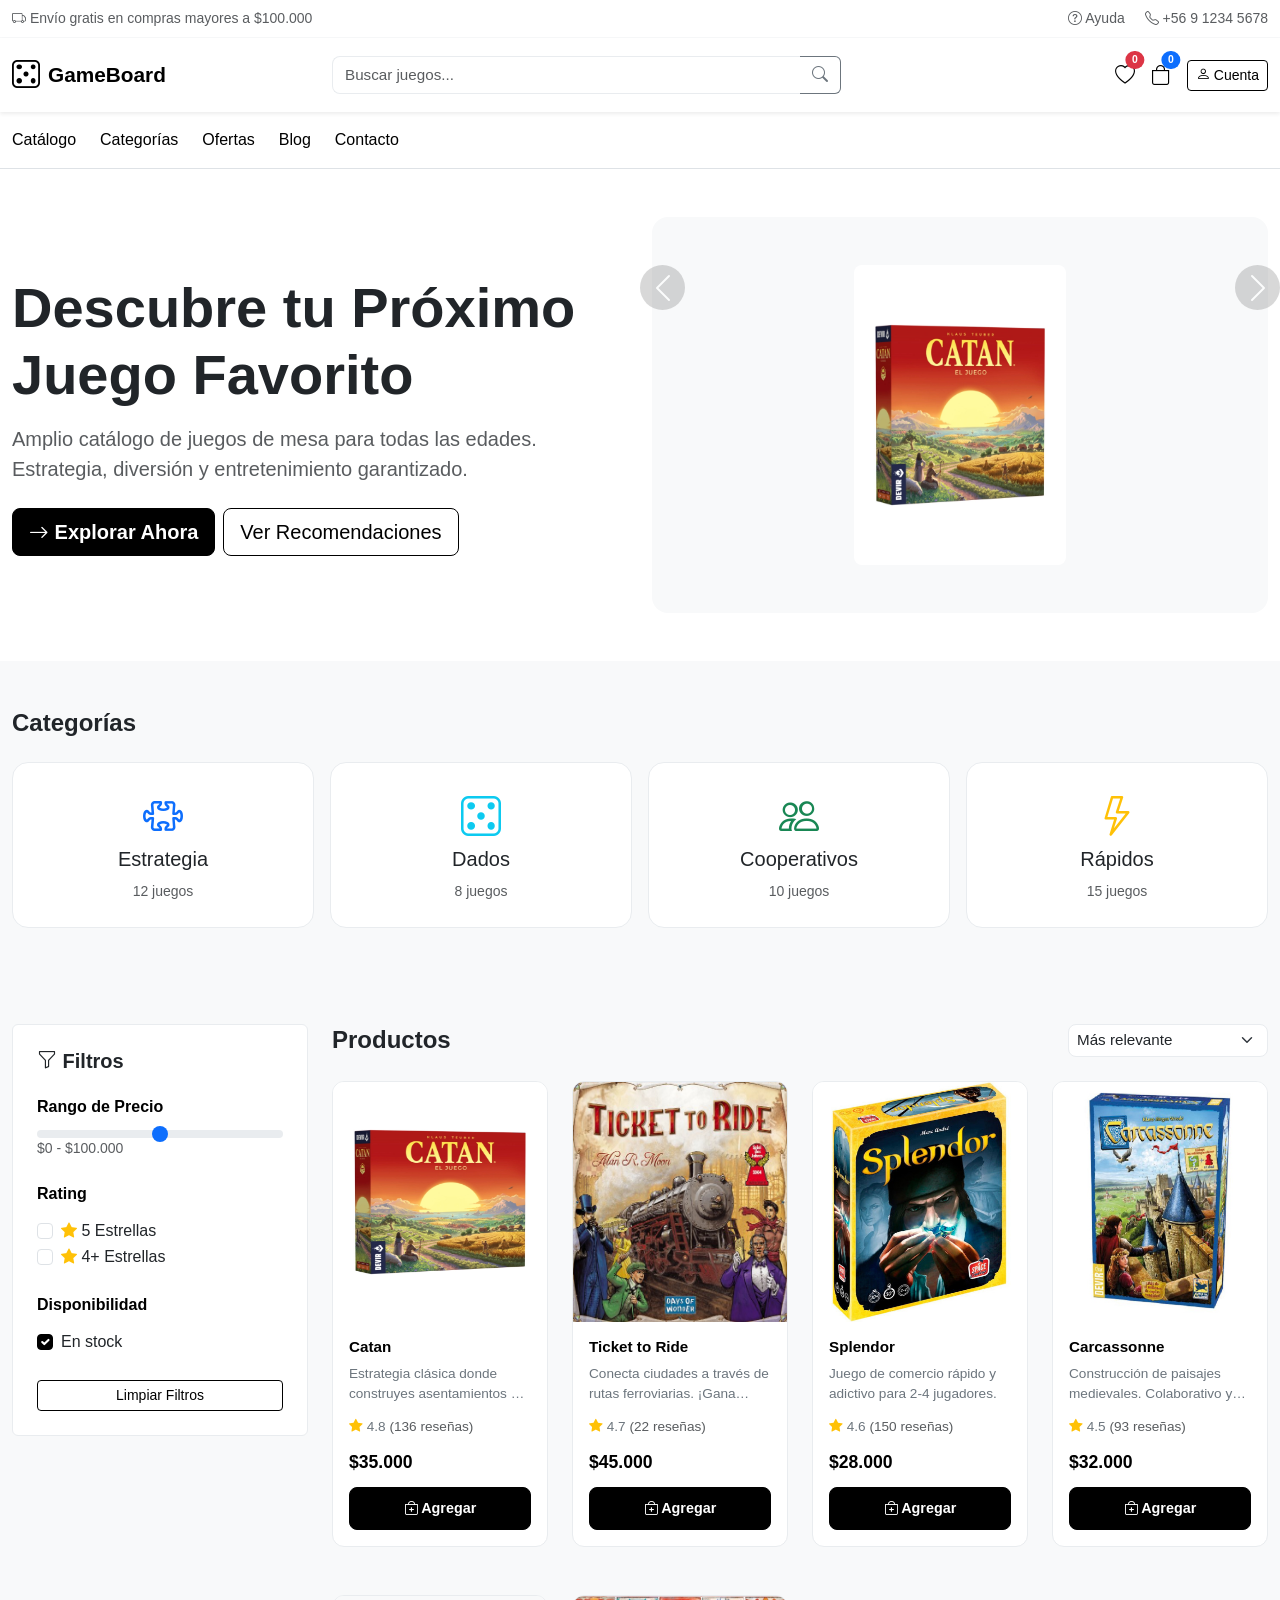
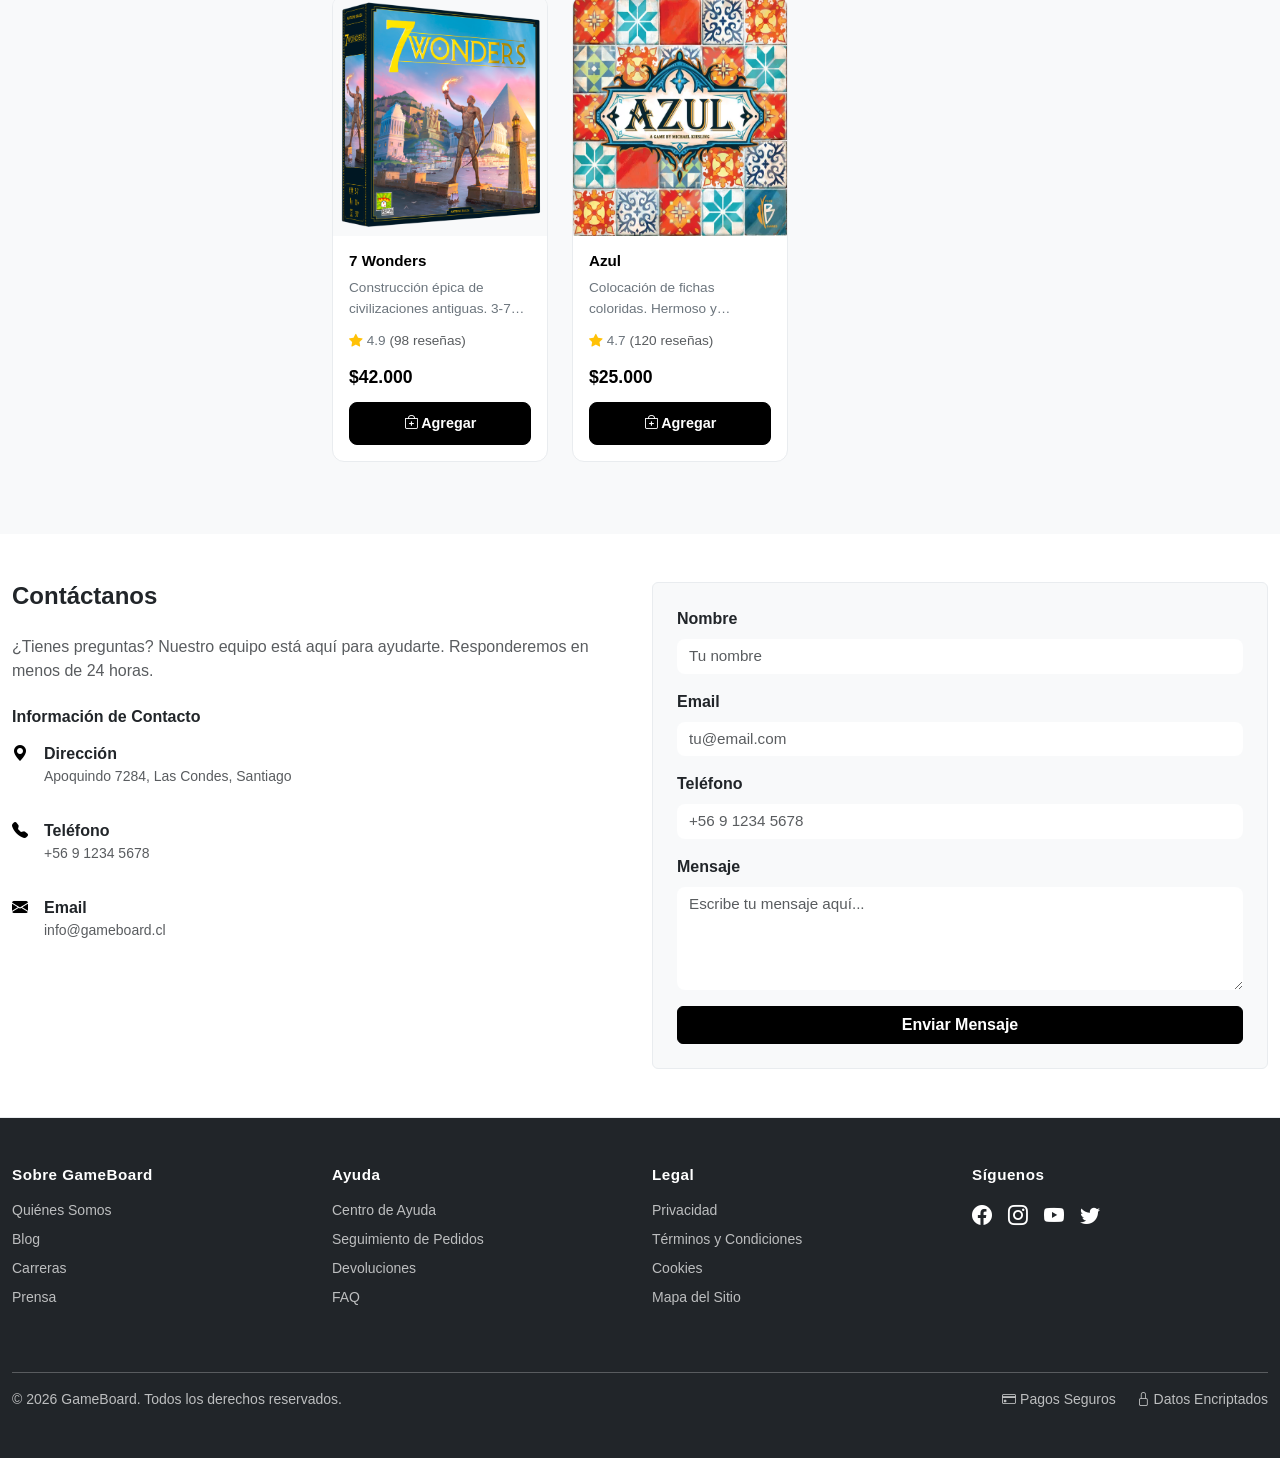
<file: index.html>
<!doctype html>
<html lang="es">

<head>
<meta charset="utf-8">
<meta name="viewport" content="width=device-width, initial-scale=1">
<title>GameBoard - Tienda de Juegos de Mesa</title>
<link href="https://cdn.jsdelivr.net/npm/bootstrap@5.3.8/dist/css/bootstrap.min.css" rel="stylesheet"
    integrity="sha384-sRIl4kxILFvY47J16cr9ZwB07vP4J8+LH7qKQnuqkuIAvNWLzeN8tE5YBujZqJLB" crossorigin="anonymous">
<link href="https://cdn.jsdelivr.net/npm/bootstrap-icons@1.10.5/font/bootstrap-icons.css" rel="stylesheet">
<link rel="stylesheet" href="css/styles.css">
</head>

<body class="bg-light">
<!-- Topbar -->
<div class="bg-white border-bottom border-light">
    <div class="container-xxl">
        <div class="row align-items-center py-2 small text-muted">
            <div class="col-md-6 text-center text-md-start">
                <i class="bi bi-truck"></i> Envío gratis en compras mayores a $100.000
            </div>
            <div class="col-md-6 text-center text-md-end">
                <a href="#" class="text-muted text-decoration-none me-3"><i class="bi bi-question-circle"></i> Ayuda</a>
                <a href="#" class="text-muted text-decoration-none"><i class="bi bi-telephone"></i> +56 9 1234 5678</a>
            </div>
        </div>
    </div>
</div>

<!-- Header -->
<header class="bg-white sticky-top shadow-sm">
    <div class="container-xxl py-3">
        <div class="row align-items-center">
            <div class="col-md-3">
                <a href="#" class="navbar-brand d-flex align-items-center gap-2 text-dark mb-0">
                    <i class="bi bi-dice-5 fs-3"></i>
                    <span class="fw-bold">GameBoard</span>
                </a>
            </div>
            <div class="col-md-5">
                <div class="input-group">
                    <input type="text" class="form-control" placeholder="Buscar juegos..." aria-label="Buscar">
                    <button class="btn btn-outline-secondary" type="button"><i class="bi bi-search"></i></button>
                </div>
            </div>
            <div class="col-md-4 d-flex justify-content-end gap-3 align-items-center">
                <a href="#" class="text-dark text-decoration-none position-relative">
                    <i class="bi bi-heart fs-5"></i>
                    <span class="position-absolute top-0 start-100 translate-middle badge rounded-pill bg-danger">0</span>
                </a>
                <a href="#" class="text-dark text-decoration-none position-relative" data-bs-toggle="modal" data-bs-target="#carritoModal" style="cursor: pointer;">
                    <i class="bi bi-bag fs-5"></i>
                    <span class="position-absolute top-0 start-100 translate-middle badge rounded-pill bg-primary" id="badge-carrito">0</span>
                </a>
                <button class="btn btn-outline-dark btn-sm"><i class="bi bi-person"></i> Cuenta</button>
            </div>
        </div>
    </div>
</header>

<!-- Navigation Menu -->
<nav class="bg-white border-bottom">
    <div class="container-xxl">
        <div class="d-flex gap-4">
            <a href="#catalogo" class="nav-link text-dark fw-500 py-3">Catálogo</a>
            <a href="#categorias" class="nav-link text-dark fw-500 py-3">Categorías</a>
            <a href="#ofertas" class="nav-link text-dark fw-500 py-3">Ofertas</a>
            <a href="#blog" class="nav-link text-dark fw-500 py-3">Blog</a>
            <a href="#contacto" class="nav-link text-dark fw-500 py-3">Contacto</a>
        </div>
    </div>
</nav>

<main>
    <!-- Hero Banner -->
    <section class="bg-white">
        <div class="container-xxl">
            <div class="row align-items-center py-5">
                <div class="col-lg-6 mb-4 mb-lg-0">
                    <h1 class="display-4 fw-bold mb-3">Descubre tu Próximo Juego Favorito</h1>
                    <p class="lead text-muted mb-4">Amplio catálogo de juegos de mesa para todas las edades. Estrategia, diversión y entretenimiento garantizado.</p>
                    <div class="d-flex gap-2">
                        <a href="#catalogo" class="btn btn-dark btn-lg"><i class="bi bi-arrow-right"></i> Explorar Ahora</a>
                        <a href="#blog" class="btn btn-outline-dark btn-lg">Ver Recomendaciones</a>
                    </div>
                </div>
                <div class="col-lg-6">
                    <div class="bg-light rounded-4 p-5 text-center">
                        <div id="productCarousel" class="carousel slide" data-bs-ride="carousel">
                            <div class="carousel-inner">
                                <div class="carousel-item active">
                                    <img src="imagenes/catan.webp" alt="Catan" class="img-fluid rounded-3" style="max-height: 300px; width: auto; object-fit: contain;">
                                </div>
                                <div class="carousel-item">
                                    <img src="imagenes/azul.webp" alt="Azul" class="img-fluid rounded-3" style="max-height: 300px; width: auto; object-fit: contain;">
                                </div>
                                <div class="carousel-item">
                                    <img src="imagenes/splendor.jpg" alt="Splendor" class="img-fluid rounded-3" style="max-height: 300px; width: auto; object-fit: contain;">
                                </div>
                                <div class="carousel-item">
                                    <img src="imagenes/tickettoride.jpg" alt="Ticket to Ride" class="img-fluid rounded-3" style="max-height: 300px; width: auto; object-fit: contain;">
                                </div>
                            </div>
                            <button class="carousel-control-prev" type="button" data-bs-target="#productCarousel" data-bs-slide="prev" style="background: rgba(0,0,0,0.3); border-radius: 50%; width: 45px; height: 45px; left: -60px;">
                                <span class="carousel-control-prev-icon" aria-hidden="true"></span>
                                <span class="visually-hidden">Anterior</span>
                            </button>
                            <button class="carousel-control-next" type="button" data-bs-target="#productCarousel" data-bs-slide="next" style="background: rgba(0,0,0,0.3); border-radius: 50%; width: 45px; height: 45px; right: -60px;">
                                <span class="carousel-control-next-icon" aria-hidden="true"></span>
                                <span class="visually-hidden">Siguiente</span>
                            </button>
                        </div>
                    </div>
                </div>
            </div>
        </div>
    </section>

    <!-- Categorías -->
    <section id="categorias" class="py-5 bg-light">
        <div class="container-xxl">
            <h2 class="h4 fw-bold mb-4">Categorías</h2>
            <div class="row g-3">
                <div class="col-6 col-md-3">
                    <div class="card border-0 h-100 category-card">
                        <div class="card-body text-center p-4">
                            <i class="bi bi-puzzle fs-1 text-primary mb-2"></i>
                            <h5 class="card-title">Estrategia</h5>
                            <small class="text-muted">12 juegos</small>
                        </div>
                    </div>
                </div>
                <div class="col-6 col-md-3">
                    <div class="card border-0 h-100 category-card">
                        <div class="card-body text-center p-4">
                            <i class="bi bi-dice-5 fs-1 text-info mb-2"></i>
                            <h5 class="card-title">Dados</h5>
                            <small class="text-muted">8 juegos</small>
                        </div>
                    </div>
                </div>
                <div class="col-6 col-md-3">
                    <div class="card border-0 h-100 category-card">
                        <div class="card-body text-center p-4">
                            <i class="bi bi-people fs-1 text-success mb-2"></i>
                            <h5 class="card-title">Cooperativos</h5>
                            <small class="text-muted">10 juegos</small>
                        </div>
                    </div>
                </div>
                <div class="col-6 col-md-3">
                    <div class="card border-0 h-100 category-card">
                        <div class="card-body text-center p-4">
                            <i class="bi bi-lightning fs-1 text-warning mb-2"></i>
                            <h5 class="card-title">Rápidos</h5>
                            <small class="text-muted">15 juegos</small>
                        </div>
                    </div>
                </div>
            </div>
        </div>
    </section>

    <!-- Productos y Carrito -->
    <section id="catalogo" class="py-5">
        <div class="container-xxl">
            <div class="row">
                <!-- Sidebar Filtros -->
                <div class="col-lg-3 mb-4 mb-lg-0">
                    <div class="card border-0 bg-white p-4">
                        <h5 class="fw-bold mb-4"><i class="bi bi-funnel"></i> Filtros</h5>
                        
                        <div class="mb-4">
                            <h6 class="fw-bold text-dark mb-3">Rango de Precio</h6>
                            <div class="d-flex gap-2">
                                <input type="range" class="form-range" min="0" max="100000" value="50000">
                            </div>
                            <small class="text-muted">$0 - $100.000</small>
                        </div>

                        <div class="mb-4">
                            <h6 class="fw-bold text-dark mb-3">Rating</h6>
                            <div class="form-check">
                                <input class="form-check-input" type="checkbox" id="rating5">
                                <label class="form-check-label" for="rating5">
                                    <i class="bi bi-star-fill text-warning"></i> 5 Estrellas
                                </label>
                            </div>
                            <div class="form-check">
                                <input class="form-check-input" type="checkbox" id="rating4">
                                <label class="form-check-label" for="rating4">
                                    <i class="bi bi-star-fill text-warning"></i> 4+ Estrellas
                                </label>
                            </div>
                        </div>

                        <div class="mb-4">
                            <h6 class="fw-bold text-dark mb-3">Disponibilidad</h6>
                            <div class="form-check">
                                <input class="form-check-input" type="checkbox" id="disponible" checked>
                                <label class="form-check-label" for="disponible">
                                    En stock
                                </label>
                            </div>
                        </div>

                        <button class="btn btn-outline-dark w-100 btn-sm">Limpiar Filtros</button>
                    </div>
                </div>

                <!-- Grid de Productos -->
                <div class="col-lg-9">
                    <div class="d-flex justify-content-between align-items-center mb-4">
                        <h3 class="h4 fw-bold mb-0">Productos</h3>
                        <select class="form-select form-select-sm" style="max-width: 200px;">
                            <option selected>Más relevante</option>
                            <option>Precio: Menor a Mayor</option>
                            <option>Precio: Mayor a Menor</option>
                            <option>Más valorados</option>
                            <option>Más vendidos</option>
                        </select>
                    </div>
                    
                    <div class="row g-4" id="contenedor-productos">
                        <!-- Productos se cargarán aquí -->
                    </div>
                </div>
            </div>
        </div>
    </section>

    <!-- Modal Carrito -->
    <div class="modal fade" id="carritoModal" tabindex="-1" aria-labelledby="carritoModalLabel" aria-hidden="true">
        <div class="modal-dialog modal-lg modal-dialog-scrollable">
            <div class="modal-content border-0">
                <div class="modal-header bg-light border-bottom">
                    <h5 class="modal-title fw-bold" id="carritoModalLabel">
                        <i class="bi bi-bag"></i> Carrito de Compras
                    </h5>
                    <button type="button" class="btn-close" data-bs-dismiss="modal" aria-label="Close"></button>
                </div>
                <div class="modal-body">
                    <div id="contenedor-carrito">
                        <div class="text-center py-5">
                            <i class="bi bi-bag-check fs-1 text-muted mb-3"></i>
                            <p class="text-muted">Tu carrito está vacío</p>
                            <button type="button" class="btn btn-primary btn-sm" data-bs-dismiss="modal">Continuar Comprando</button>
                        </div>
                    </div>
                </div>
                <div class="modal-footer bg-light border-top" id="resumen-carrito" style="display: none;">
                    <div class="w-100">
                        <div class="d-flex justify-content-between mb-2 pb-2 border-bottom">
                            <span>Subtotal</span>
                            <span id="subtotal">$0</span>
                        </div>
                        <div class="d-flex justify-content-between mb-2 pb-2 border-bottom">
                            <span>Envío</span>
                            <span id="envio">$0</span>
                        </div>
                        <div class="d-flex justify-content-between mb-4 pb-2 border-bottom">
                            <span>Impuesto (19%)</span>
                            <span id="impuesto">$0</span>
                        </div>
                        <div class="d-flex justify-content-between fw-bold h5 mb-4">
                            <span>Total</span>
                            <span id="total-carrito">$0</span>
                        </div>
                        
                        <div class="d-flex gap-2">
                            <button id="btn-comprar" class="btn btn-dark flex-grow-1"><i class="bi bi-check-circle"></i> Proceder a Pagar</button>
                            <button id="btn-vaciar" class="btn btn-outline-dark"><i class="bi bi-trash"></i> Vaciar</button>
                        </div>
                    </div>
                </div>
                <div id="carrito-vacio-resumen" class="modal-footer bg-light border-top" style="justify-content: center;">
                    <small class="text-muted">Agrega productos para ver el resumen</small>
                </div>
            </div>
        </div>
    </div>

    <!-- Contacto -->
    <section id="contacto" class="py-5 bg-white">
        <div class="container-xxl">
            <div class="row">
                <div class="col-lg-6 mb-4 mb-lg-0">
                    <h2 class="h4 fw-bold mb-4">Contáctanos</h2>
                    <p class="text-muted mb-4">¿Tienes preguntas? Nuestro equipo está aquí para ayudarte. Responderemos en menos de 24 horas.</p>
                    
                    <div class="mb-4">
                        <h6 class="fw-bold mb-3">Información de Contacto</h6>
                        <div class="d-flex gap-3 mb-3">
                            <i class="bi bi-geo-alt-fill text-dark"></i>
                            <div>
                                <strong>Dirección</strong>
                                <p class="text-muted small">Apoquindo 7284, Las Condes, Santiago</p>
                            </div>
                        </div>
                        <div class="d-flex gap-3 mb-3">
                            <i class="bi bi-telephone-fill text-dark"></i>
                            <div>
                                <strong>Teléfono</strong>
                                <p class="text-muted small">+56 9 1234 5678</p>
                            </div>
                        </div>
                        <div class="d-flex gap-3">
                            <i class="bi bi-envelope-fill text-dark"></i>
                            <div>
                                <strong>Email</strong>
                                <p class="text-muted small">info@gameboard.cl</p>
                            </div>
                        </div>
                    </div>
                </div>
                
                <div class="col-lg-6">
                    <form id="formulario-contacto" class="card border-0 bg-light p-4" novalidate aria-live="polite">
                        <div id="form-error-summary" class="alert alert-danger visually-hidden" role="alert"></div>
                        <div class="mb-3">
                            <label for="nombre" class="form-label fw-bold">Nombre</label>
                            <input type="text" class="form-control border-0" id="nombre" name="nombre" placeholder="Tu nombre" required minlength="3" maxlength="50" pattern="^[A-Za-zÀ-ÿ\s]+$" autocomplete="name">
                            <div class="invalid-feedback">El nombre debe tener entre 3 y 50 caracteres y solo letras.</div>
                        </div>
                        <div class="mb-3">
                            <label for="email" class="form-label fw-bold">Email</label>
                            <input type="email" class="form-control border-0" id="email" name="email" placeholder="tu@email.com" required maxlength="100">
                            <div class="invalid-feedback">Ingresa un correo válido.</div>
                        </div>
                        <div class="mb-3">
                            <label for="telefono" class="form-label fw-bold">Teléfono</label>
                            <input type="tel" class="form-control border-0" id="telefono" name="telefono" placeholder="+56 9 1234 5678" required minlength="9" maxlength="15" pattern="^\+?(56\s?)?9\s?\d{4}\s?\d{4}$" autocomplete="tel">
                            <div class="invalid-feedback">Ingresa un teléfono chileno válido, por ejemplo +56 9 1234 5678.</div>
                        </div>
                        <div class="mb-3">
                            <label for="mensaje" class="form-label fw-bold">Mensaje</label>
                            <textarea class="form-control border-0" id="mensaje" name="mensaje" rows="4" placeholder="Escribe tu mensaje aquí..." required minlength="10" maxlength="500"></textarea>
                            <div class="invalid-feedback">El mensaje debe tener entre 10 y 500 caracteres.</div>
                        </div>
                        <button type="submit" class="btn btn-dark w-100">Enviar Mensaje</button>
                    </form>
                </div>
            </div>
        </div>
    </section>
</main>

<!-- Footer -->
<footer class="bg-dark text-white py-5">
    <div class="container-xxl">
        <div class="row mb-5">
            <div class="col-md-3 mb-4 mb-md-0">
                <h6 class="fw-bold mb-3 text-white">Sobre GameBoard</h6>
                <ul class="list-unstyled small">
                    <li class="mb-2"><a href="#" class="text-white-50 text-decoration-none">Quiénes Somos</a></li>
                    <li class="mb-2"><a href="#" class="text-white-50 text-decoration-none">Blog</a></li>
                    <li class="mb-2"><a href="#" class="text-white-50 text-decoration-none">Carreras</a></li>
                    <li><a href="#" class="text-white-50 text-decoration-none">Prensa</a></li>
                </ul>
            </div>
            <div class="col-md-3 mb-4 mb-md-0">
                <h6 class="fw-bold mb-3 text-white">Ayuda</h6>
                <ul class="list-unstyled small">
                    <li class="mb-2"><a href="#" class="text-white-50 text-decoration-none">Centro de Ayuda</a></li>
                    <li class="mb-2"><a href="#" class="text-white-50 text-decoration-none">Seguimiento de Pedidos</a></li>
                    <li class="mb-2"><a href="#" class="text-white-50 text-decoration-none">Devoluciones</a></li>
                    <li><a href="#" class="text-white-50 text-decoration-none">FAQ</a></li>
                </ul>
            </div>
            <div class="col-md-3 mb-4 mb-md-0">
                <h6 class="fw-bold mb-3 text-white">Legal</h6>
                <ul class="list-unstyled small">
                    <li class="mb-2"><a href="#" class="text-white-50 text-decoration-none">Privacidad</a></li>
                    <li class="mb-2"><a href="#" class="text-white-50 text-decoration-none">Términos y Condiciones</a></li>
                    <li class="mb-2"><a href="#" class="text-white-50 text-decoration-none">Cookies</a></li>
                    <li><a href="#" class="text-white-50 text-decoration-none">Mapa del Sitio</a></li>
                </ul>
            </div>
            <div class="col-md-3">
                <h6 class="fw-bold mb-3 text-white">Síguenos</h6>
                <div class="d-flex gap-3">
                    <a href="#" class="text-white text-decoration-none fs-5"><i class="bi bi-facebook"></i></a>
                    <a href="#" class="text-white text-decoration-none fs-5"><i class="bi bi-instagram"></i></a>
                    <a href="#" class="text-white text-decoration-none fs-5"><i class="bi bi-youtube"></i></a>
                    <a href="#" class="text-white text-decoration-none fs-5"><i class="bi bi-twitter"></i></a>
                </div>
            </div>
        </div>
        <hr class="bg-white opacity-25">
        <div class="row align-items-center">
            <div class="col-md-6 text-center text-md-start small text-white-50 mb-3 mb-md-0">
                &copy; 2026 GameBoard. Todos los derechos reservados.
            </div>
            <div class="col-md-6 text-center text-md-end small text-white-50">
                <span class="me-3"><i class="bi bi-credit-card"></i> Pagos Seguros</span>
                <span><i class="bi bi-lock"></i> Datos Encriptados</span>
            </div>
        </div>
    </div>
</footer>

<script src="https://cdn.jsdelivr.net/npm/bootstrap@5.3.8/dist/js/bootstrap.bundle.min.js"
    integrity="sha384-FKyoEForCGlyvwx9Hj09JcYn3nv7wiPVlz7YYwJrWVcXK/BmnVDxM+D2scQbITxI"
    crossorigin="anonymous"></script>
<script src="js/main.js"></script>
</body>
</html>
</file>
<file: css/styles.css>
/* GameBoard - Tienda E-commerce Minimalist */

:root {
    --primary: #000000;
    --secondary: #6c757d;
    --light: #f8f9fa;
    --border: #e9ecef;
    --success: #198754;
}

* {
    transition: color 0.2s ease, background-color 0.2s ease, border-color 0.2s ease;
}

html {
    scroll-behavior: smooth;
}

body {
    font-family: -apple-system, BlinkMacSystemFont, "Segoe UI", Roboto, "Helvetica Neue", Arial, sans-serif;
    color: #212529;
}

/* Header & Navigation */
header {
    top: 40px;
}

.navbar-brand {
    font-size: 1.3rem;
}

.input-group .form-control {
    border-right: none;
}

.input-group .btn-outline-secondary {
    border-left: none;
}

.badge {
    font-size: 0.65rem;
    min-width: 18px;
    height: 18px;
    display: flex;
    align-items: center;
    justify-content: center;
}

/* Modal Carrito */
.modal-content {
    border-radius: 0.75rem;
    box-shadow: 0 5px 15px rgba(0, 0, 0, 0.15);
}

.modal-header {
    padding: 1.5rem;
    border-radius: 0.75rem 0.75rem 0 0;
}

.modal-body {
    padding: 1.5rem;
    min-height: 200px;
}

.modal-footer {
    padding: 1.5rem;
    border-radius: 0 0 0.75rem 0.75rem;
    flex-wrap: wrap;
}

#resumen-carrito {
    width: 100%;
}

#carrito-vacio-resumen {
    width: 100% !important;
    justify-content: center !important;
}

/* Category Cards */
.category-card {
    cursor: pointer;
    background: white !important;
    border-radius: 1rem;
    box-shadow: 0 1px 3px rgba(0, 0, 0, 0.08);
}

.category-card:hover {
    box-shadow: 0 4px 12px rgba(0, 0, 0, 0.12);
    transform: translateY(-4px);
}

.category-card i {
    transition: transform 0.3s ease;
}

.category-card:hover i {
    transform: scale(1.15);
}

/* Productos Cards */
.product-card {
    background: white;
    border: 1px solid var(--border);
    border-radius: 0.75rem;
    overflow: hidden;
    transition: all 0.3s ease;
}

.product-card:hover {
    border-color: #000;
    box-shadow: 0 4px 12px rgba(0, 0, 0, 0.1);
}

.product-image {
    height: 240px;
    object-fit: cover;
    overflow: hidden;
    background: var(--light);
}

.product-image img {
    transition: transform 0.3s ease;
    width: 100%;
    height: 100%;
}

.product-card:hover .product-image img {
    transform: scale(1.05);
}

.product-body {
    padding: 1rem;
}

.product-title {
    font-size: 0.95rem;
    font-weight: 600;
    color: #000;
    margin-bottom: 0.5rem;
    overflow: hidden;
    text-overflow: ellipsis;
    display: -webkit-box;
    -webkit-line-clamp: 2;
    -webkit-box-orient: vertical;
}

.product-description {
    font-size: 0.85rem;
    color: var(--secondary);
    margin-bottom: 0.75rem;
    overflow: hidden;
    text-overflow: ellipsis;
    display: -webkit-box;
    -webkit-line-clamp: 2;
    -webkit-box-orient: vertical;
}

.product-rating {
    font-size: 0.85rem;
    color: var(--secondary);
    margin-bottom: 0.75rem;
}

.product-price {
    font-size: 1.1rem;
    font-weight: 700;
    color: #000;
    margin-bottom: 0.75rem;
}

.btn-add-to-cart {
    width: 100%;
    background-color: #000;
    color: white;
    border: 1px solid #000;
    border-radius: 0.5rem;
    font-size: 0.9rem;
    font-weight: 600;
    padding: 0.6rem;
    transition: all 0.3s ease;
}

.btn-add-to-cart:hover {
    background-color: white;
    color: #000;
}

/* Filtros Sidebar */
.card {
    border: 1px solid var(--border) !important;
    box-shadow: none !important;
}

.form-range {
    height: 4px;
}

.form-check-input:checked {
    background-color: #000;
    border-color: #000;
}

.form-check-input:focus {
    border-color: #000;
    box-shadow: 0 0 0 0.25rem rgba(0, 0, 0, 0.25);
}

.form-select {
    border: 1px solid var(--border);
}

/* Carrito Table */
.table {
    font-size: 0.95rem;
}

.table img {
    height: 80px;
    width: 80px;
    object-fit: cover;
    border-radius: 0.5rem;
}

.input-group-sm .form-control {
    padding: 0.4rem 0.5rem;
    font-size: 0.85rem;
}

.input-group-sm .btn {
    padding: 0.4rem 0.5rem;
}

/* Buttons */
.btn-dark {
    background-color: #000;
    border-color: #000;
    color: white;
    font-weight: 600;
}

.btn-dark:hover {
    background-color: #333;
    border-color: #333;
}

.btn-outline-dark {
    border: 1px solid #000;
    color: #000;
}

.btn-outline-dark:hover {
    background-color: #000;
    color: white;
}

.btn-primary {
    background-color: #000;
    border-color: #000;
    color: white;
}

.btn-primary:hover {
    background-color: #333;
}

/* Forms */
.form-control,
.form-select {
    border: 1px solid var(--border);
    border-radius: 0.5rem;
    font-size: 0.95rem;
}

.form-control:focus {
    border-color: #000;
    box-shadow: 0 0 0 0.2rem rgba(0, 0, 0, 0.1);
}

/* Footer */
footer {
    margin-top: auto;
    border-top: 1px solid var(--border);
}

footer a:hover {
    color: #fff !important;
}

footer .text-white-50 {
    color: rgba(255, 255, 255, 0.7) !important;
    transition: color 0.2s ease;
}

footer a.text-white-50:hover {
    color: rgba(255, 255, 255, 1) !important;
}

footer h6 {
    font-size: 0.95rem;
    letter-spacing: 0.5px;
}

/* Responsive */
@media (max-width: 768px) {
    header {
        top: 0 !important;
    }

    .col-lg-3,
    .col-lg-6,
    .col-lg-8,
    .col-lg-9 {
        width: 100% !important;
    }

    .product-card {
        margin-bottom: 1rem;
    }

    .input-group {
        margin-bottom: 1rem;
    }

    .navbar-brand {
        font-size: 1.1rem;
    }

    .d-flex.gap-3 {
        gap: 1rem !important;
    }

    .modal-dialog {
        margin: auto !important;
    }
}

/* Animaciones */
@keyframes fadeIn {
    from {
        opacity: 0;
        transform: translateY(10px);
    }
    to {
        opacity: 1;
        transform: translateY(0);
    }
}

.product-card {
    animation: fadeIn 0.3s ease-out;
}

/* Toast/Notificaciones */
.alert {
    border: none;
    border-radius: 0.5rem;
}

.alert-success {
    background-color: #d1e7dd;
    color: #0f5132;
}

/* Helpers */
.fw-500 {
    font-weight: 500;
}

.text-dark {
    color: #000 !important;
}

.bg-light {
    background-color: #f8f9fa !important;
}

/* Scroll */
::-webkit-scrollbar {
    width: 8px;
}

::-webkit-scrollbar-track {
    background: transparent;
}

::-webkit-scrollbar-thumb {
    background: #ddd;
    border-radius: 4px;
}

::-webkit-scrollbar-thumb:hover {
    background: #999;
}
</file>
